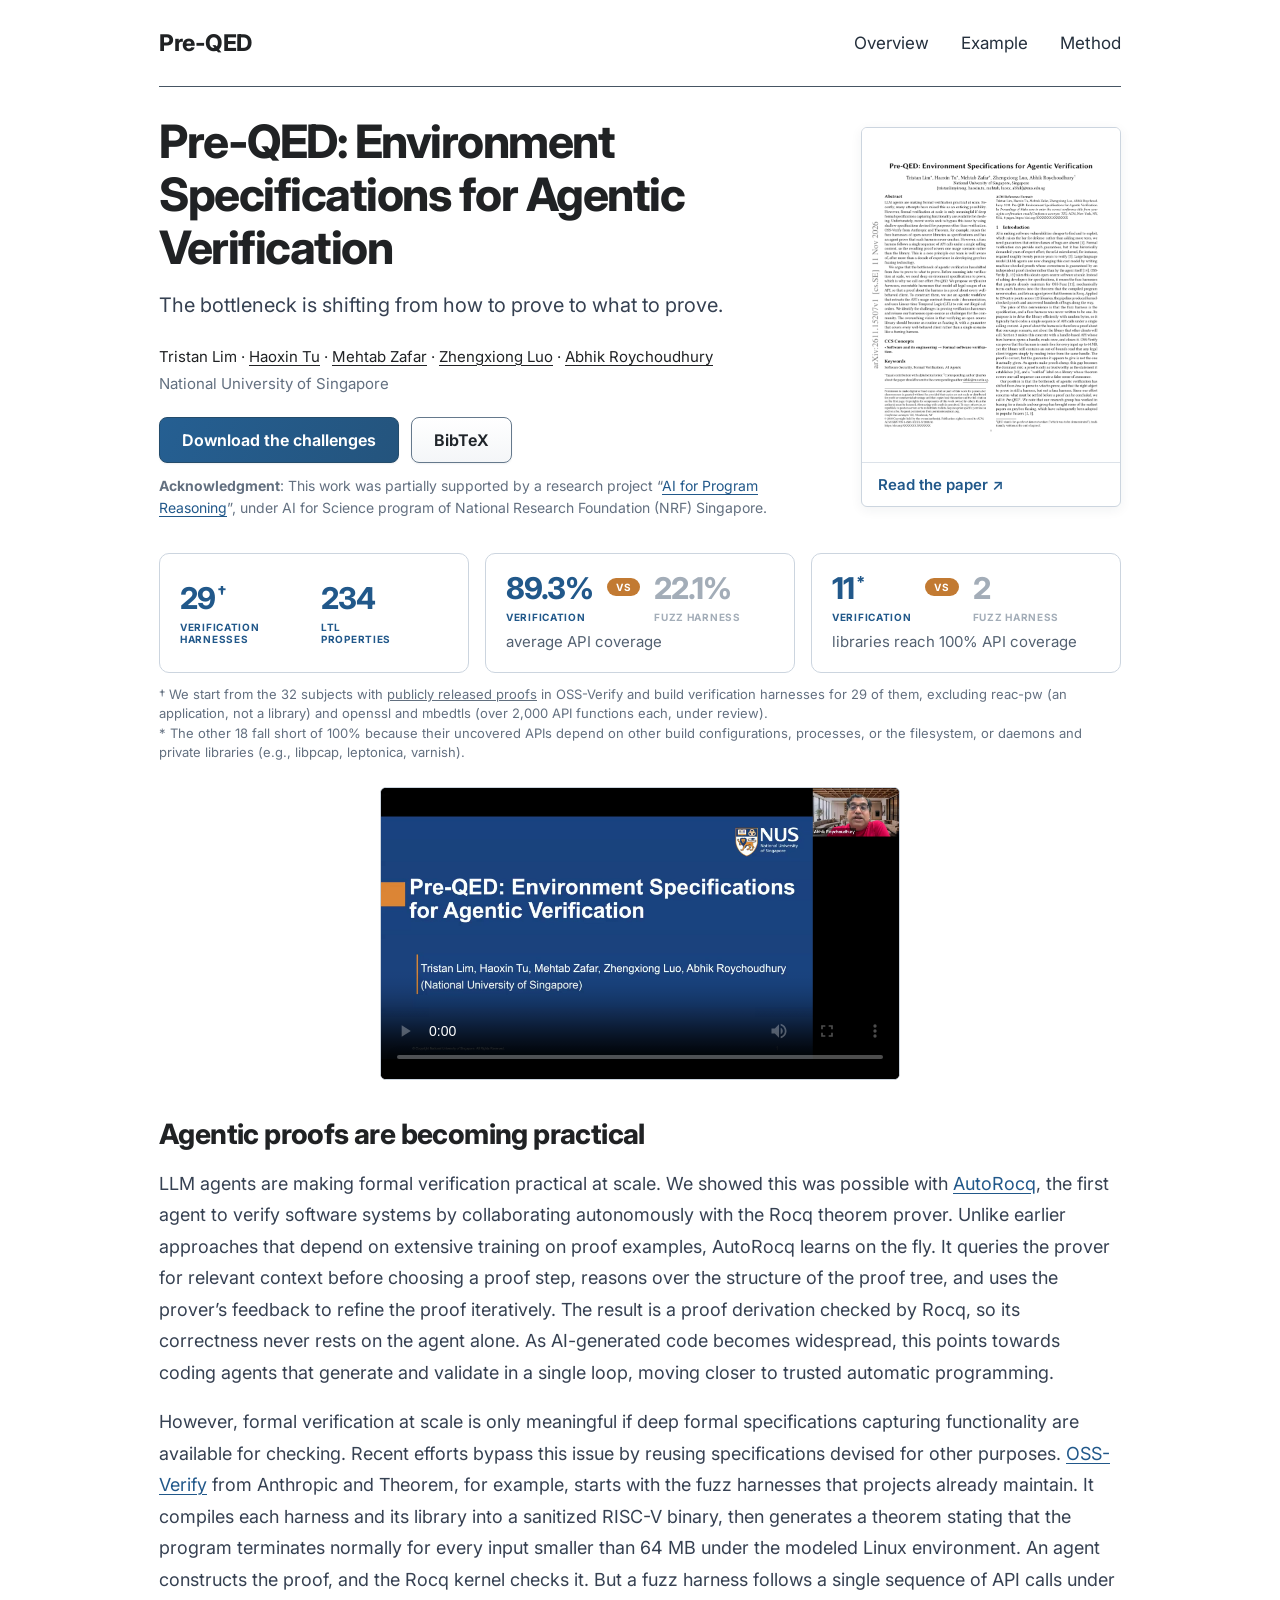
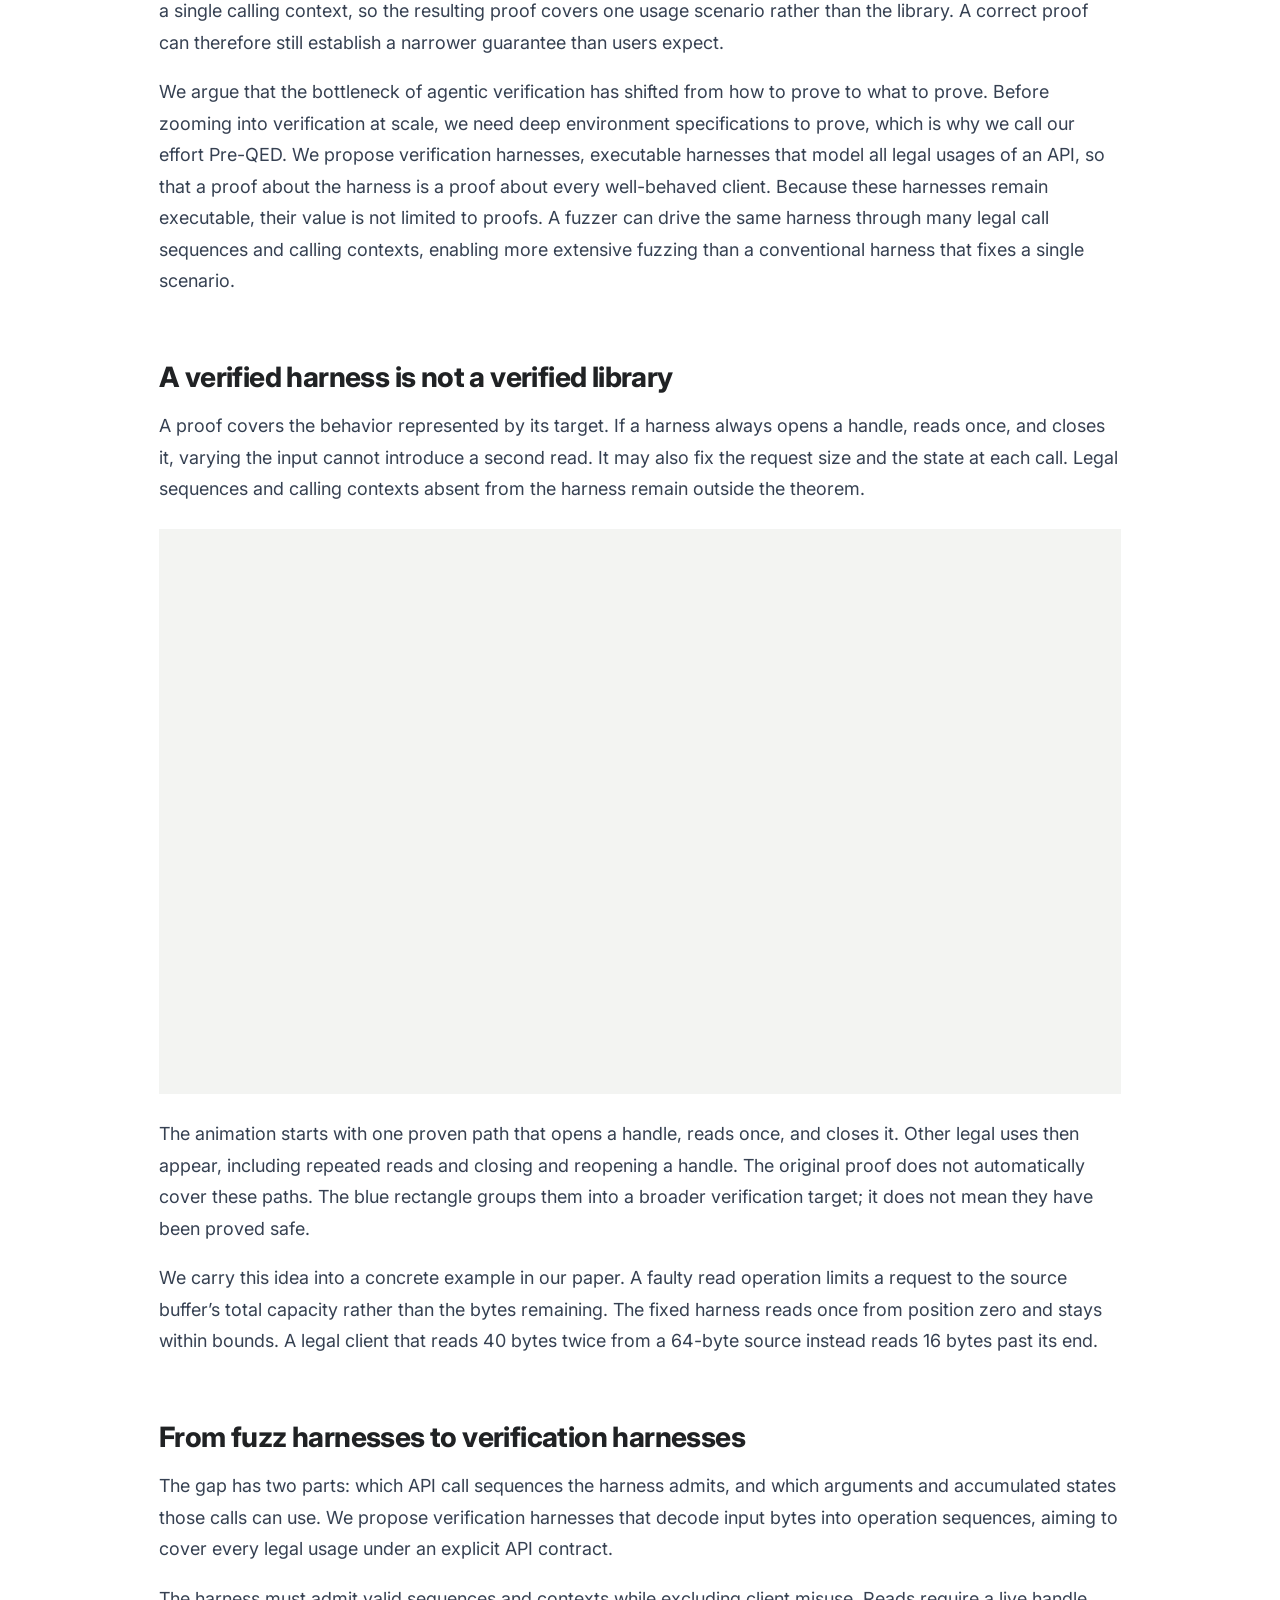
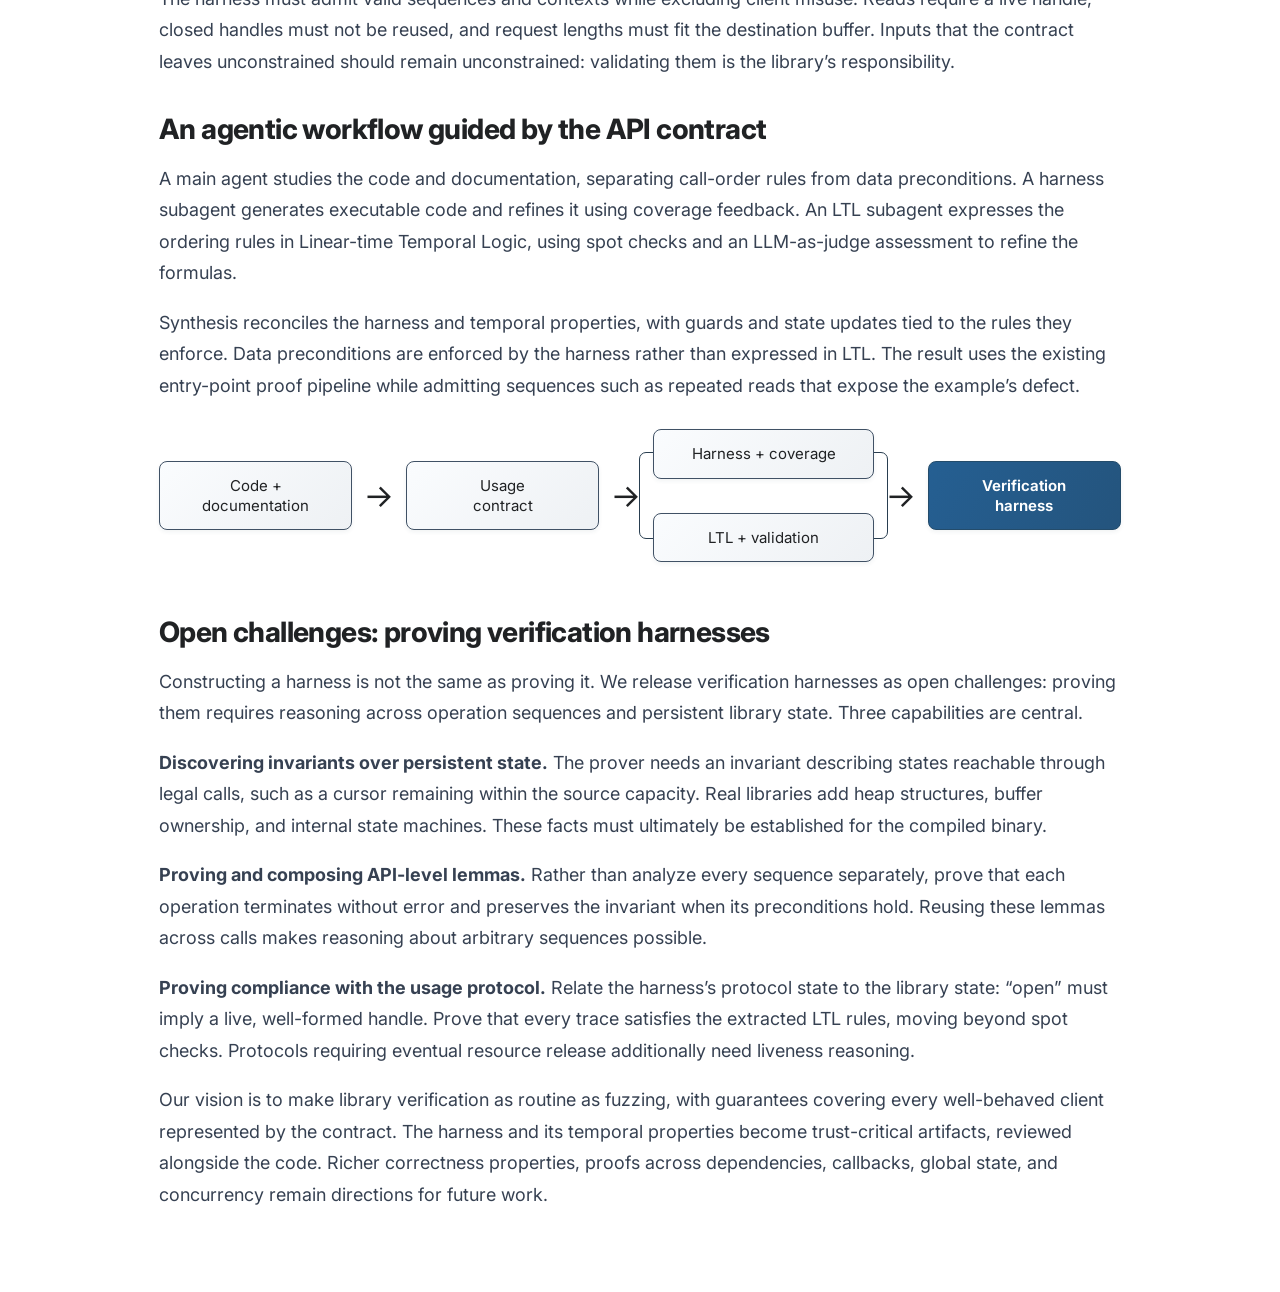
<file: index.html>
<!doctype html>
<html lang="en">
<head>
  <meta charset="utf-8">
  <meta name="viewport" content="width=device-width, initial-scale=1">
  <meta name="description" content="Verification harnesses for agentic formal verification. Explore why API usage contracts determine the scope of a proof.">
  <title>Pre-QED: Environment Specifications for Agentic Verification</title>
  <link rel="stylesheet" href="style.css">
</head>
<body>
  <div class="page">
    <header class="header">
      <a class="brand" href="#overview">Pre-QED</a>
      <nav aria-label="Main navigation">
        <a href="#overview">Overview</a><a href="#example">Example</a><a href="#method">Method</a>
      </nav>
    </header>
    <main class="blog-article">
      <section class="hero" id="overview">
        <div class="hero-copy">
        <h1>Pre-QED: Environment Specifications for Agentic Verification</h1>
        <p class="lead">The bottleneck is shifting from how to prove to what to prove.</p>
        <div class="byline"><p>Tristan Lim · <a href="https://haoxintu.github.io/">Haoxin Tu</a> · <a href="https://mzfr.me">Mehtab Zafar</a> · <a href="https://fouzhe.github.io/">Zhengxiong Luo</a> · <a href="https://abhikrc.com/">Abhik Roychoudhury</a></p><p class="affiliation">National University of Singapore</p></div>
        <div class="hero-actions">
          <a class="button primary" href="https://github.com/NUS-Program-Verification/preqed-challenge" target="_blank" rel="noopener">Download the challenges</a>
          <button class="button" type="button" aria-expanded="false" aria-controls="bibtex" onclick="const b=document.getElementById('bibtex');b.hidden=!b.hidden;this.setAttribute('aria-expanded',String(!b.hidden))">BibTeX</button>
        </div>
        <p class="funding-note"><strong>Acknowledgment</strong>: This work was partially supported by a research project “<a href="https://ai4pr.github.io/">AI for Program Reasoning</a>”, under AI for Science program of National Research Foundation (NRF) Singapore.</p>
        <pre class="bibtex" id="bibtex" hidden>@misc{lim2026preqed,
  title  = {Pre-QED: Environment Specifications for Agentic Verification},
  author = {Lim, Tristan and Tu, Haoxin and Zafar, Mehtab and Luo, Zhengxiong and Roychoudhury, Abhik},
  year   = {2026},
  url    = {https://arxiv.org/pdf/2611.15207}
}</pre>
        </div>
        <a class="paper-preview" href="https://arxiv.org/pdf/2611.15207" target="_blank" rel="noopener" aria-label="Read the paper PDF (opens in a new tab)">
          <img src="paper-preview.png" alt="First page of Pre-QED: Environment Specifications for Agentic Verification">
          <span>Read the paper ↗</span>
        </a>
      </section>
      <div class="stats" role="group" aria-label="Results at a glance">
        <div class="stat compare">
          <div class="versus pair"><div><strong>29<sup>†</sup></strong><small>Verification<br>harnesses</small></div><div><strong>234</strong><small>LTL<br>properties</small></div></div>
        </div>
        <div class="stat compare">
          <div class="versus"><div><strong>89.3%</strong><small>Verification</small></div><b class="vs">vs</b><div class="fuzz"><strong>22.1%</strong><small>Fuzz harness</small></div></div>
          <span>average API coverage</span>
        </div>
        <div class="stat compare">
          <div class="versus"><div><strong>11<sup>*</sup></strong><small>Verification</small></div><b class="vs">vs</b><div class="fuzz"><strong>2</strong><small>Fuzz harness</small></div></div>
          <span>libraries reach 100% API coverage</span>
        </div>
      </div>
      <p class="stats-note">† We start from the 32 subjects with <a href="https://github.com/theorem-labs/oss-verify-proofs/tree/main#what-is-proved">publicly released proofs</a> in OSS-Verify and build verification harnesses for 29 of them, excluding reac-pw (an application, not a library) and openssl and mbedtls (over 2,000 API functions each, under review).<br>* The other 18 fall short of 100% because their uncovered APIs depend on other build configurations, processes, or the filesystem, or daemons and private libraries (e.g., libpcap, leptonica, varnish).</p>
      <video class="paper-video" src="Pre-QED.mp4" poster="video-poster.jpg" controls preload="metadata" playsinline></video>
      <section class="context">
        <h2>Agentic proofs are becoming practical</h2>
        <p class="body-copy">LLM agents are making formal verification practical at scale. We showed this was possible with <a href="https://dl.acm.org/doi/10.1145/3808164" target="_blank" rel="noopener">AutoRocq</a>, the first agent to verify software systems by collaborating autonomously with the Rocq theorem prover. Unlike earlier approaches that depend on extensive training on proof examples, AutoRocq learns on the fly. It queries the prover for relevant context before choosing a proof step, reasons over the structure of the proof tree, and uses the prover’s feedback to refine the proof iteratively. The result is a proof derivation checked by Rocq, so its correctness never rests on the agent alone. As AI-generated code becomes widespread, this points towards coding agents that generate and validate in a single loop, moving closer to trusted automatic programming.</p>
        <p class="body-copy">However, formal verification at scale is only meaningful if deep formal specifications capturing functionality are available for checking. Recent efforts bypass this issue by reusing specifications devised for other purposes. <a href="https://www.anthropic.com/research/formal-verification" target="_blank" rel="noopener">OSS-Verify</a> from Anthropic and Theorem, for example, starts with the fuzz harnesses that projects already maintain. It compiles each harness and its library into a sanitized RISC-V binary, then generates a theorem stating that the program terminates normally for every input smaller than 64 MB under the modeled Linux environment. An agent constructs the proof, and the Rocq kernel checks it. But a fuzz harness follows a single sequence of API calls under a single calling context, so the resulting proof covers one usage scenario rather than the library. A correct proof can therefore still establish a narrower guarantee than users expect.</p>
        <p class="body-copy">We argue that the bottleneck of agentic verification has shifted from how to prove to what to prove. Before zooming into verification at scale, we need deep environment specifications to prove, which is why we call our effort Pre-QED. We propose verification harnesses, executable harnesses that model all legal usages of an API, so that a proof about the harness is a proof about every well-behaved client. Because these harnesses remain executable, their value is not limited to proofs. A fuzzer can drive the same harness through many legal call sequences and calling contexts, enabling more extensive fuzzing than a conventional harness that fixes a single scenario.</p>
      </section>
      <section id="example">
        <h2>A verified harness is not a verified library</h2>
        <p class="body-copy">A proof covers the behavior represented by its target. If a harness always opens a handle, reads once, and closes it, varying the input cannot introduce a second read. It may also fix the request size and the state at each call. Legal sequences and calling contexts absent from the harness remain outside the theorem.</p>
        <iframe class="proof-animation" src="proof_scope_animation.html" title="Animated illustration of proof scope across legal API call sequences" loading="lazy" sandbox="allow-scripts"></iframe>
        <p class="body-copy">The animation starts with one proven path that opens a handle, reads once, and closes it. Other legal uses then appear, including repeated reads and closing and reopening a handle. The original proof does not automatically cover these paths. The blue rectangle groups them into a broader verification target; it does not mean they have been proved safe.</p>
        <p class="body-copy">We carry this idea into a concrete example in our paper. A faulty read operation limits a request to the source buffer’s total capacity rather than the bytes remaining. The fixed harness reads once from position zero and stays within bounds. A legal client that reads 40 bytes twice from a 64-byte source instead reads 16 bytes past its end.</p>
      </section>
      <section id="method">
        <h2>From fuzz harnesses to verification harnesses</h2>
        <p class="body-copy">The gap has two parts: which API call sequences the harness admits, and which arguments and accumulated states those calls can use. We propose verification harnesses that decode input bytes into operation sequences, aiming to cover every legal usage under an explicit API contract.</p>
        <p class="body-copy">The harness must admit valid sequences and contexts while excluding client misuse. Reads require a live handle, closed handles must not be reused, and request lengths must fit the destination buffer. Inputs that the contract leaves unconstrained should remain unconstrained: validating them is the library’s responsibility.</p>
        <h2 class="subsection-heading">An agentic workflow guided by the API contract</h2>
        <p class="body-copy">A main agent studies the code and documentation, separating call-order rules from data preconditions. A harness subagent generates executable code and refines it using coverage feedback. An LTL subagent expresses the ordering rules in Linear-time Temporal Logic, using spot checks and an LLM-as-judge assessment to refine the formulas.</p>
        <p class="body-copy">Synthesis reconciles the harness and temporal properties, with guards and state updates tied to the rules they enforce. Data preconditions are enforced by the harness rather than expressed in LTL. The result uses the existing entry-point proof pipeline while admitting sequences such as repeated reads that expose the example’s defect.</p>
        <div class="workflow" aria-label="Code and documentation inform a usage contract. Harness generation and LTL ordering rules are reconciled into a verification harness.">
          <div class="node">Code +<br>documentation</div><span class="arrow">→</span><div class="node">Usage<br>contract</div><span class="arrow">→</span><div class="parallel"><div class="node">Harness + coverage</div><div class="node">LTL + validation</div></div><span class="arrow">→</span><div class="node primary">Verification<br>harness</div>
        </div>
      </section>
      <section id="challenges">
        <h2>Open challenges: proving verification harnesses</h2>
        <p class="body-copy">Constructing a harness is not the same as proving it. We release verification harnesses as open challenges: proving them requires reasoning across operation sequences and persistent library state. Three capabilities are central.</p>
        <p class="body-copy"><strong>Discovering invariants over persistent state.</strong> The prover needs an invariant describing states reachable through legal calls, such as a cursor remaining within the source capacity. Real libraries add heap structures, buffer ownership, and internal state machines. These facts must ultimately be established for the compiled binary.</p>
        <p class="body-copy"><strong>Proving and composing API-level lemmas.</strong> Rather than analyze every sequence separately, prove that each operation terminates without error and preserves the invariant when its preconditions hold. Reusing these lemmas across calls makes reasoning about arbitrary sequences possible.</p>
        <p class="body-copy"><strong>Proving compliance with the usage protocol.</strong> Relate the harness’s protocol state to the library state: “open” must imply a live, well-formed handle. Prove that every trace satisfies the extracted LTL rules, moving beyond spot checks. Protocols requiring eventual resource release additionally need liveness reasoning.</p>
        <p class="body-copy">Our vision is to make library verification as routine as fuzzing, with guarantees covering every well-behaved client represented by the contract. The harness and its temporal properties become trust-critical artifacts, reviewed alongside the code. Richer correctness properties, proofs across dependencies, callbacks, global state, and concurrency remain directions for future work.</p>
      </section>
    </main>
  </div>
</body>
</html>
</file>
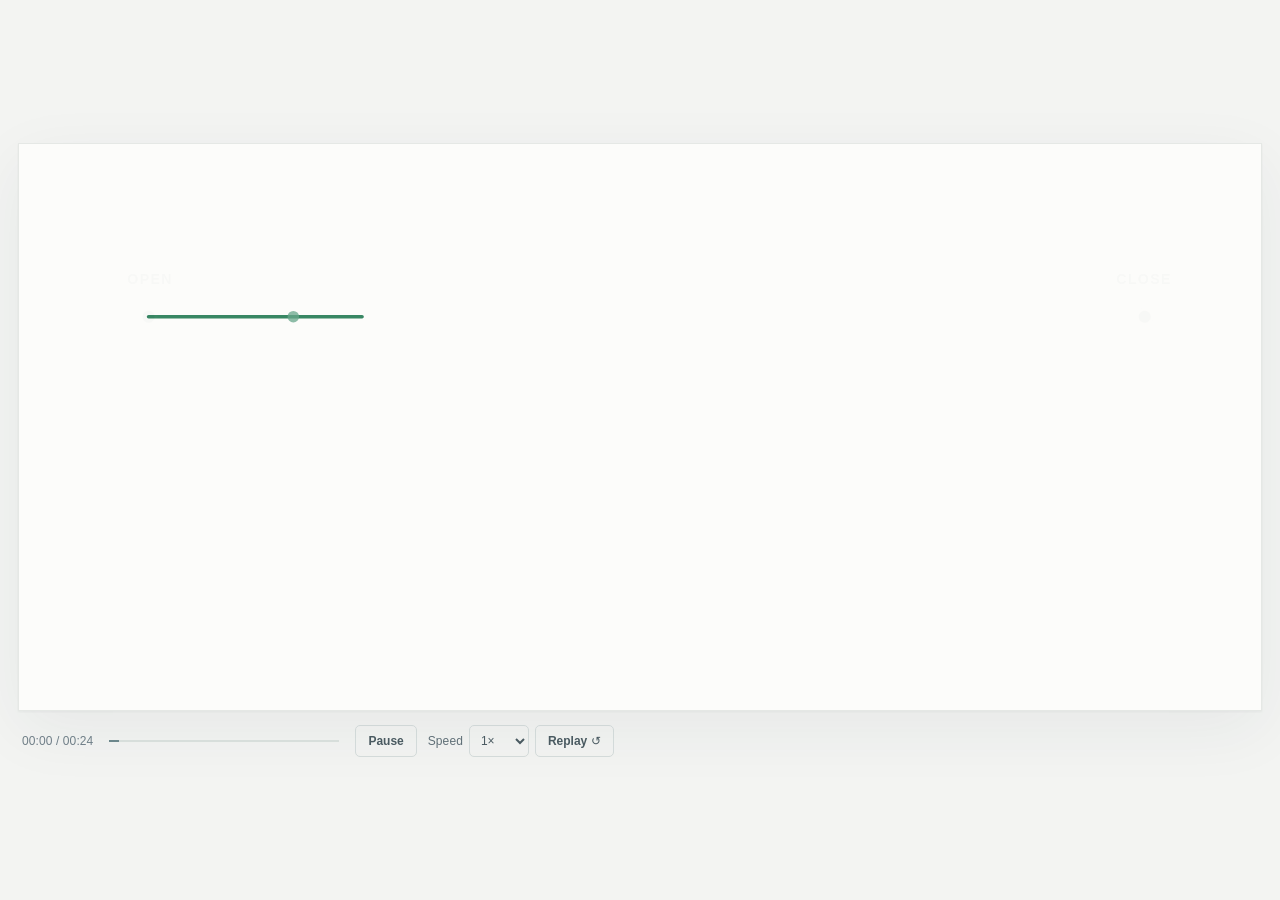
<file: proof_scope_animation.html>
<!doctype html>
<html lang="en">
<head>
<meta charset="utf-8">
<meta name="viewport" content="width=device-width,initial-scale=1">
<title>What the proof covers — Animated Research Figure</title>
<style>
:root{color-scheme:light;--ink:#1f2930;--soft:#65747b;--green:#387f5b;--amber:#c27a32;--blue:#466b9b}
*{box-sizing:border-box}html,body{height:100%;margin:0;background:#f3f4f2;font-family:Inter,ui-sans-serif,-apple-system,BlinkMacSystemFont,"Segoe UI",sans-serif;color:var(--ink)}
main{width:100%;min-height:100%;display:grid;place-items:center;padding:18px}.wrap{width:min(100%,1440px);position:relative}.stage{position:relative;width:100%;aspect-ratio:1400/640;background:#fcfcfa;overflow:hidden;box-shadow:0 18px 62px rgba(39,54,65,.06),0 1px 2px rgba(39,54,65,.05);border:1px solid #e5e8e5}svg{width:100%;height:100%;display:block}svg text{font-family:Inter,Arial,sans-serif;user-select:none}.node-green{fill:#fcfcfa;stroke:#388663;stroke-width:3}.readtext{font-size:14px;font-weight:550;letter-spacing:.65px;fill:#77848a}.endpoint{font-size:16px;font-weight:600;letter-spacing:1.5px;fill:#28363b}.annotation{font-size:15px;font-weight:570;letter-spacing:.1px;fill:#718087}.note-green{fill:var(--green)}.note-amber{fill:var(--amber)}.note-blue{fill:var(--blue)}.status{font-size:15px;font-weight:600;fill:#456e9e}
.controls{display:flex;align-items:center;justify-content:space-between;gap:15px;margin-top:14px;padding:0 4px;color:#617078;font-size:12px;letter-spacing:.1px}.actions{display:flex;gap:6px;align-items:center}.actions button{border:1px solid #d6dddc;background:transparent;border-radius:5px;padding:8px 12px;color:#4b5b62;font-size:12px;font-weight:550;cursor:pointer;transition:background .2s,border-color .2s}.actions select{border:1px solid #d6dddc;background:transparent;border-radius:5px;padding:7px;color:#4b5b62;font:inherit}.actions label{margin-left:5px}.actions button:hover{background:#e7ebea;border-color:#b9c9c6}.timeline{width:230px;height:2px;background:#d7dedb;margin-inline:10px;position:relative}.timeline>span{display:block;position:absolute;inset:0 auto 0 0;background:#6c878c;width:0}.step-label{font-variant-numeric:tabular-nums;color:#718089}button:focus-visible{outline:2px solid #52769a;outline-offset:2px}@media(max-width:650px){.actions{flex-wrap:wrap}main{padding:5px}.controls{padding:8px 10px;margin-top:4px;flex-wrap:wrap}.timeline{width:75px}.actions button{padding:7px 9px}}@media(prefers-reduced-motion:reduce){*{transition:none!important}}
</style>
</head>
<body>
<main><div class="wrap"><div class="stage">
<svg xmlns="http://www.w3.org/2000/svg" id="figure" viewBox="100 150 1400 640" role="img" aria-label="Animated diagram of a single proven Open–Read–Close usage path and a larger family of permitted API-call sequences requiring a new proof">
<defs>
<linearGradient id="sea" x1="0" y1="0" x2="0" y2="1"><stop offset="0" stop-color="#789ac6" stop-opacity=".11"/><stop offset="1" stop-color="#789ac6" stop-opacity=".027"/></linearGradient>
<linearGradient id="proofGlow" x1="0" y1="0" x2="0" y2="1"><stop offset="0" stop-color="#519c70" stop-opacity=".14"/><stop offset="1" stop-color="#519c70" stop-opacity=".022"/></linearGradient>
<filter id="softBlur" x="-20%" y="-100%" width="140%" height="300%"><feGaussianBlur stdDeviation="4"/></filter>
</defs>


<g id="blue-scope" opacity="0">
<path id="blue-fill" d="M170 250 H1430 V720 H170 Z" fill="url(#sea)" stroke="none" opacity="0" />
<path id="blue-line" d="M170 250 H1430 V720 H170 Z" fill="none" stroke="#5d83b1" stroke-width="2.3" stroke-linecap="round"/>
</g>
<g id="blue-label" opacity="0" transform="translate(-40 -35)"><rect x="912" y="232" width="365" height="42" rx="7" fill="#fcfcfa"/><text x="931" y="260" class="annotation note-blue" font-size="17">BROADER VERIFICATION TARGET</text></g>
<g id="proof-pending" opacity="0" transform="translate(-40 -35)"><line x1="1258" y1="259" x2="1312" y2="259" stroke="#7997b7" stroke-width="1.5"/><text x="1325" y="264" class="status">Proof required</text></g>

<g id="fan" stroke="#9caeb6" stroke-width="1.25" fill="none" opacity="0">
<path d="M245 345 C410 358 445 408 670 421 C972 436 1193 376 1370 345"/>
<path d="M245 345 C418 365 451 450 690 460 C958 461 1193 381 1370 345"/>
<path d="M245 345 C408 384 466 519 710 523 C989 526 1217 401 1370 345"/>
<path d="M245 345 C412 385 446 552 688 556 C969 567 1213 411 1370 345"/>
<path d="M245 345 C416 409 450 619 689 629 C986 637 1241 417 1370 345"/>
</g>

<g id="green-halo" opacity="0"><path d="M244 326 C520 307 1087 307 1370 326 Q1402 346 1370 363 C1071 380 535 380 244 363 Q211 345 244 326Z" fill="url(#proofGlow)" stroke="#81b29b" stroke-width="1.25" opacity=".80"/></g>
<path id="main-rail" d="M245 345 C540 345 1068 345 1370 345" stroke="#388763" stroke-width="4" fill="none" stroke-linecap="round"/>
<g id="main-label" opacity="0"><text x="527" y="301" class="annotation note-green">FIXED HARNESS</text><line x1="548" y1="309" x2="548" y2="320" stroke="#88af9b" stroke-width="1.3"/><text x="846" y="394" class="annotation note-green">Proven for this harness</text></g>

<path id="p1" d="M245 345 C402 358 437 467 644 475 L991 475 C1191 467 1229 358 1370 345" stroke="#778a93" stroke-width="2.6" fill="none" stroke-linecap="round"/>
<g id="p1dots" opacity="0"><circle cx="666" cy="475" r="7.5" fill="#657982" stroke="#fcfcfa" stroke-width="3"/><circle id="amberdot" cx="969" cy="475" r="8" fill="#ce8a47" stroke="#fcfcfa" stroke-width="3"/><text x="645" y="505" class="readtext">READ</text><text x="948" y="505" class="readtext">READ</text></g>
<g id="amber-glow" opacity="0"><circle cx="969" cy="475" r="28" fill="#dea45a" opacity=".13" filter="url(#softBlur)"/><circle cx="969" cy="475" r="17" fill="none" stroke="#d7a05c" stroke-width="1.4" opacity=".65"/></g>
<g id="p1label" opacity="0"><text x="459" y="408" class="annotation">ANOTHER LEGAL USE</text><text x="991" y="430" class="annotation note-amber">Second read</text><path d="M990 438 l-6 17" stroke="#c48d56" stroke-width="1.2" fill="none"/></g>

<path id="p2" d="M245 345 C392 367 437 558 645 564 L1000 564 C1195 553 1233 363 1370 345" stroke="#a2afb5" stroke-width="2.4" fill="none" stroke-linecap="round"/>
<g id="p2dots" opacity="0"><circle cx="654" cy="564" r="6.7" fill="#899ba3" stroke="#fcfcfa" stroke-width="2.6"/><circle cx="820" cy="564" r="6.7" fill="#899ba3" stroke="#fcfcfa" stroke-width="2.6"/><circle cx="985" cy="564" r="6.7" fill="#899ba3" stroke="#fcfcfa" stroke-width="2.6"/><text x="633" y="594" class="readtext">READ</text><text x="799" y="594" class="readtext">READ</text><text x="964" y="594" class="readtext">READ</text></g>

<path id="p3" d="M245 345 C386 380 429 647 640 663 L988 663 C1213 647 1231 370 1370 345" stroke="#aab6bd" stroke-width="2.4" fill="none" stroke-linecap="round"/>
<g id="p3dots" opacity="0"><circle cx="650" cy="663" r="6.4" fill="#8b9da6" stroke="#fcfcfa" stroke-width="2.6"/><circle cx="815" cy="663" r="6.4" fill="#8b9da6" stroke="#fcfcfa" stroke-width="2.6"/><circle cx="980" cy="663" r="6.4" fill="#8b9da6" stroke="#fcfcfa" stroke-width="2.6"/><text x="628" y="693" class="readtext">CLOSE</text><text x="794" y="693" class="readtext">OPEN</text><text x="962" y="693" class="readtext">READ</text></g>

<g id="ends" opacity="0"><circle cx="245" cy="345" r="8.5" fill="#28363b" stroke="#fcfcfa" stroke-width="3.5"/><circle cx="1370" cy="345" r="8.5" fill="#28363b" stroke="#fcfcfa" stroke-width="3.5"/><text x="221" y="308" class="endpoint">OPEN</text><text x="1338" y="308" class="endpoint">CLOSE</text></g>
<g id="main-dot" opacity="0"><circle cx="811" cy="345" r="8.5" class="node-green"/><text x="789" y="313" class="readtext">READ</text></g>
<g id="tracer" opacity="0"><circle cx="245" cy="345" r="6.5" fill="#68a78b"/></g>



</svg>
</div>
<div class="controls"><div class="actions"><span class="step-label" id="clock">00:00 / 00:24</span><div class="timeline"><span id="bar"></span></div><button id="pause" type="button">Pause</button><label for="speed">Speed</label><select id="speed" aria-label="Playback speed"><option value="1">1×</option><option value="1.5">1.5×</option><option value="2">2×</option></select><button id="replay" type="button">Replay ↺</button></div></div></div></main>
<script>
(()=>{
const DURATION=24000;
const el=id=>document.getElementById(id);
const paths=['main-rail','p1','p2','p3','blue-line'];
const pL={};
function ease(x){x=Math.max(0,Math.min(1,x));return x*x*(3-2*x)}
function prog(t,a,b){return ease((t-a)/(b-a))}
function alpha(id,n){el(id).setAttribute('opacity',Math.max(0,Math.min(1,n)).toFixed(3))}
function draw(id,n){const e=el(id),L=pL[id];e.style.strokeDasharray=L;e.style.strokeDashoffset=(L*(1-Math.max(0,Math.min(1,n))));}
paths.forEach(id=>{pL[id]=el(id).getTotalLength();draw(id,0)});
let origin=performance.now(),paused=false,at=0,speed=1;


function render(ms){const t=Math.max(0,Math.min(DURATION,ms));at=t;
const one=prog(t,250,2600),oneTag=prog(t,1700,2950),two=prog(t,5300,8100),twoNodes=prog(t,7000,8200),amber=prog(t,7800,9350),three=prog(t,11200,14400),four=prog(t,12400,15800),family=prog(t,13000,16400),scope=prog(t,17300,20400);
draw('main-rail',one); alpha('ends',prog(t,900,1600));alpha('main-dot',prog(t,1850,2600));alpha('green-halo',prog(t,2300,3200));alpha('main-label',oneTag);
draw('p1',two);alpha('p1',Math.min(1,two*4));alpha('p1dots',twoNodes);alpha('amber-glow',amber*(1-.12*Math.max(0,(t-11500)/8000)));alpha('p1label',prog(t,8100,9750));
draw('p2',three);alpha('p2',Math.min(1,three*4));alpha('p2dots',prog(t,13400,15000));
draw('p3',four);alpha('p3',Math.min(1,four*4));alpha('p3dots',prog(t,15100,16300));alpha('fan',family*.35);
alpha('blue-scope',Math.min(1,scope*2));draw('blue-line',scope);el('blue-fill').setAttribute('opacity',(scope*.94).toFixed(3));alpha('blue-label',prog(t,19000,20700));alpha('proof-pending',prog(t,19900,21400));
let tracerId=null,frac=0;if(t<3300&&t>200){tracerId='main-rail';frac=prog(t,400,2700)}else if(t>5600&&t<9050){tracerId='p1';frac=prog(t,5600,8800)}else if(t>11400&&t<14900){tracerId='p2';frac=prog(t,11400,14600)}
if(tracerId){const p=el(tracerId).getPointAtLength(pL[tracerId]*frac);el('tracer').setAttribute('transform',`translate(${p.x-245} ${p.y-345})`);alpha('tracer',.75*Math.min(1,prog(t,150,600)))}else{alpha('tracer',0)}

el('clock').textContent=`00:${String(Math.floor(t/1000)).padStart(2,'0')} / 00:24`;el('bar').style.width=`${(t/DURATION*100).toFixed(3)}%`;
}
function tick(now){if(!paused){at=Math.max(0,Math.min(DURATION,(now-origin)*speed));if(at>=DURATION){paused=true;el('pause').textContent='Play'}}render(at);requestAnimationFrame(tick)}
el('pause').onclick=()=>{paused=!paused;origin=performance.now()-at/speed;el('pause').textContent=paused?'Play':'Pause'};
el('replay').onclick=()=>{at=0;origin=performance.now();paused=false;el('pause').textContent='Pause';render(0)};
el('speed').onchange=()=>{speed=Number(el('speed').value);origin=performance.now()-at/speed;};
render(0);requestAnimationFrame(tick);
})();
</script>
</body>
</html>
</file>
<file: style.css>
@import url('https://fonts.googleapis.com/css2?family=Inter:wght@400;500;600;650;700;750;800&display=swap');

:root{font-family:Inter,Arial,sans-serif;color:#202224;background:#fff;font-synthesis:none;--blue:#21588a;--line:#778593;--muted:#364152}*{box-sizing:border-box}html{scroll-behavior:smooth;scroll-padding-top:28px}body{margin:0}.page{max-width:1192px;margin:auto;padding:0 44px}a{color:inherit;text-decoration:none}a{-webkit-tap-highlight-color:transparent}a:focus-visible{outline:3px solid #4688c3;outline-offset:5px}.header{display:flex;align-items:center;justify-content:space-between;gap:28px;border-bottom:1px solid #465563;min-height:87px}.brand{font-size:23px;font-weight:750;letter-spacing:-.5px}nav{display:flex;gap:32px;font-size:17px;color:#25303d}nav a:hover{color:var(--blue)}section{padding:32px 0;scroll-margin-top:12px}.hero{padding:38px 0 40px}h1{font-size:clamp(38px,4.65vw,61px);line-height:1.12;letter-spacing:-2px;font-weight:750;margin:0 0 20px}h2{font-size:clamp(29px,3.4vw,40px);line-height:1.18;letter-spacing:-1.1px;margin:0 0 13px;font-weight:750}.lead{font-size:22px;line-height:1.5;color:var(--muted);margin:0}.button{border:1px solid #65798c;border-radius:8px;background:linear-gradient(#fff,#f4f6f8);color:#20252a;padding:13px 30px;font-size:19px;font-weight:650;box-shadow:0 1px 2px #182c4012}.button{display:inline-flex;align-items:center;justify-content:center;min-height:62px}.primary{color:white!important;background:linear-gradient(115deg,#255f92,#24547d)!important;border-color:#244c6b!important}.button:hover{filter:brightness(.96)}.workflow{display:flex;align-items:center;justify-content:space-between;gap:17px;margin-top:48px}.node{border:1px solid #405165;border-radius:8px;background:linear-gradient(135deg,#fafcfe,#eef1f4);font-size:18px;text-align:center;padding:17px 21px;line-height:1.3;box-shadow:0 2px 4px #263e5110}.workflow>.node{flex:1}.arrow{font-size:32px;font-weight:400}.parallel{display:flex;flex-direction:column;gap:34px;flex:1.35;position:relative}.parallel:before{content:"";position:absolute;inset:23px -14px;border:1px solid #293e50;border-radius:7px;z-index:-1}.parallel .node{padding:15px}.workflow .primary{font-weight:650}#challenges{padding-bottom:40px}.hero .lead{max-width:850px}.body-copy{max-width:960px;font-size:18px;line-height:1.7;color:var(--muted);margin:20px 0 0}main{padding-bottom:35px}
@media(max-width:680px){.body-copy{font-size:16px}}
@media(min-width:1250px){.page{max-width:1192px}.hero{padding-top:38px}h1{font-size:61px}}
@media(max-width:950px){.page{padding:0 30px}.header{flex-wrap:wrap;padding:22px 0;gap:20px}nav{gap:23px;font-size:15px}h1{font-size:49px}.node{font-size:16px;padding:14px}.workflow{gap:13px}}
@media(max-width:680px){.page{padding:0 21px}.header{gap:18px}.brand{font-size:21px}nav{width:100%;justify-content:space-between;gap:10px;font-size:13px}.hero{padding:30px 0 32px}h1{font-size:39px;letter-spacing:-1.4px;margin-top:0}.lead{font-size:18px}.button{font-size:15px;padding:13px 18px;min-height:48px}section{padding:36px 0 40px}h2{font-size:30px}.workflow{flex-direction:column;gap:12px;margin-top:30px}.workflow .node{width:100%;max-width:280px}.workflow>.arrow{transform:rotate(90deg);line-height:1}.parallel{width:100%;max-width:280px;gap:12px}.parallel:before{inset:15px -10px}}
.hero{display:grid;grid-template-columns:minmax(0,1fr) 260px;gap:36px;align-items:center}.hero-copy{min-width:0}@media(max-width:680px){.hero{grid-template-columns:1fr;gap:16px}.hero .paper-preview{width:180px}}
.paper-preview{display:block;width:260px;max-width:100%;margin-top:0;border:1px solid #ccd5df;border-radius:6px;overflow:hidden;background:#fff;box-shadow:0 3px 12px #182c4010}.paper-preview img{display:block;width:100%;height:auto}.paper-preview span{display:block;border-top:1px solid #dce2e9;padding:12px 16px;color:var(--blue);font-size:15px;font-weight:600}.paper-preview:hover{border-color:var(--blue)}
.stats{display:grid;grid-template-columns:repeat(3,1fr);gap:16px;margin:4px 0 26px}.versus{display:flex;align-items:flex-start;gap:14px;white-space:nowrap}.stat:has(.pair){display:flex;align-items:center}.versus.pair{width:100%}.versus.pair>div{flex:1}.versus small{display:block;margin-top:6px;font-size:10px;font-weight:700;letter-spacing:.7px;text-transform:uppercase;color:var(--blue)}.versus .fuzz strong,.versus .fuzz small{color:#a3adb8}.vs{margin-top:6px;padding:3px 9px;border-radius:999px;background:#c27a32;color:#fff;font-size:10px;font-weight:700;letter-spacing:.6px;text-transform:uppercase}.stat{padding:18px 20px;border:1px solid #ccd5df;border-radius:10px;background:#fff}.stat strong{display:block;font-size:30px;line-height:1.1;font-weight:750;letter-spacing:-1px;color:var(--blue)}.stat span{display:block;margin-top:8px;font-size:15px;line-height:1.5;color:#536171}@media(max-width:860px){.stats{grid-template-columns:1fr}}
.paper-video{display:block;width:520px;max-width:100%;height:auto;margin:0 auto 14px;border:1px solid #ccd5df;border-radius:6px;background:#000}
.stat sup{font-size:.55em;margin-left:2px}.stats-note{margin:-14px 0 24px;font-size:13px;line-height:1.5;color:#637080}.stats-note a{color:inherit;text-decoration:underline}
.proof-animation{display:block;width:100%;height:auto;aspect-ratio:1.7;border:0;margin:24px 0;background:#f3f4f2}@media(max-width:680px){.proof-animation{aspect-ratio:auto;height:370px}}
.page{max-width:1050px}.blog-article{max-width:none;margin:0 auto;padding-bottom:64px}.blog-article section{padding:22px 0}.blog-article .hero{padding:28px 0 30px}.blog-article h1{font-size:46px;line-height:1.15;letter-spacing:-1.5px;margin:0 0 16px;max-width:760px}.blog-article .lead{font-size:20px;line-height:1.5;max-width:690px}.article-date{margin:0 0 14px;font-size:14px;color:#637080}.hero .button{min-height:46px;padding:11px 22px;font-size:16px;font-family:inherit;cursor:pointer}.hero-actions{display:flex;flex-wrap:wrap;gap:12px}.bibtex{margin:14px 0 0;padding:14px 16px;border:1px solid #ccd5df;border-radius:6px;background:#f6f8fa;font:13px/1.6 ui-monospace,SFMono-Regular,Consolas,monospace;color:#25303d;overflow-x:auto}.byline{margin:23px 0 20px;font-size:15px;line-height:1.8}.byline p{margin:0}.byline a{text-decoration:underline;text-underline-offset:3px}.affiliation{color:#637080}.blog-article h2{font-size:28px;line-height:1.3;letter-spacing:-.6px;margin:0 0 15px}.blog-article .body-copy{font-size:18px;line-height:1.75;margin:0 0 18px}.body-copy a{color:var(--blue);text-decoration:underline;text-underline-offset:3px}.blog-article .subsection-heading{margin-top:34px}.blog-article .workflow{margin:28px 0 8px;gap:12px}.blog-article .node{font-size:15px;padding:14px}.blog-article #challenges{padding-bottom:0}
@media(max-width:680px){.blog-article .hero{padding:20px 0 25px}.blog-article h1{font-size:36px;letter-spacing:-1px}.blog-article h2{font-size:25px}.blog-article .lead{font-size:18px}.blog-article .body-copy{font-size:17px;line-height:1.7}.blog-article section{padding:18px 0}.byline{font-size:14px}}
@media(prefers-reduced-motion:reduce){html{scroll-behavior:auto}*,*:before,*:after{transition:none!important}}
.funding-note{max-width:700px;margin:12px 0 0;color:#637080;font-size:14px;line-height:1.6}.funding-note a{color:var(--blue);text-decoration:underline;text-underline-offset:3px}
</file>
